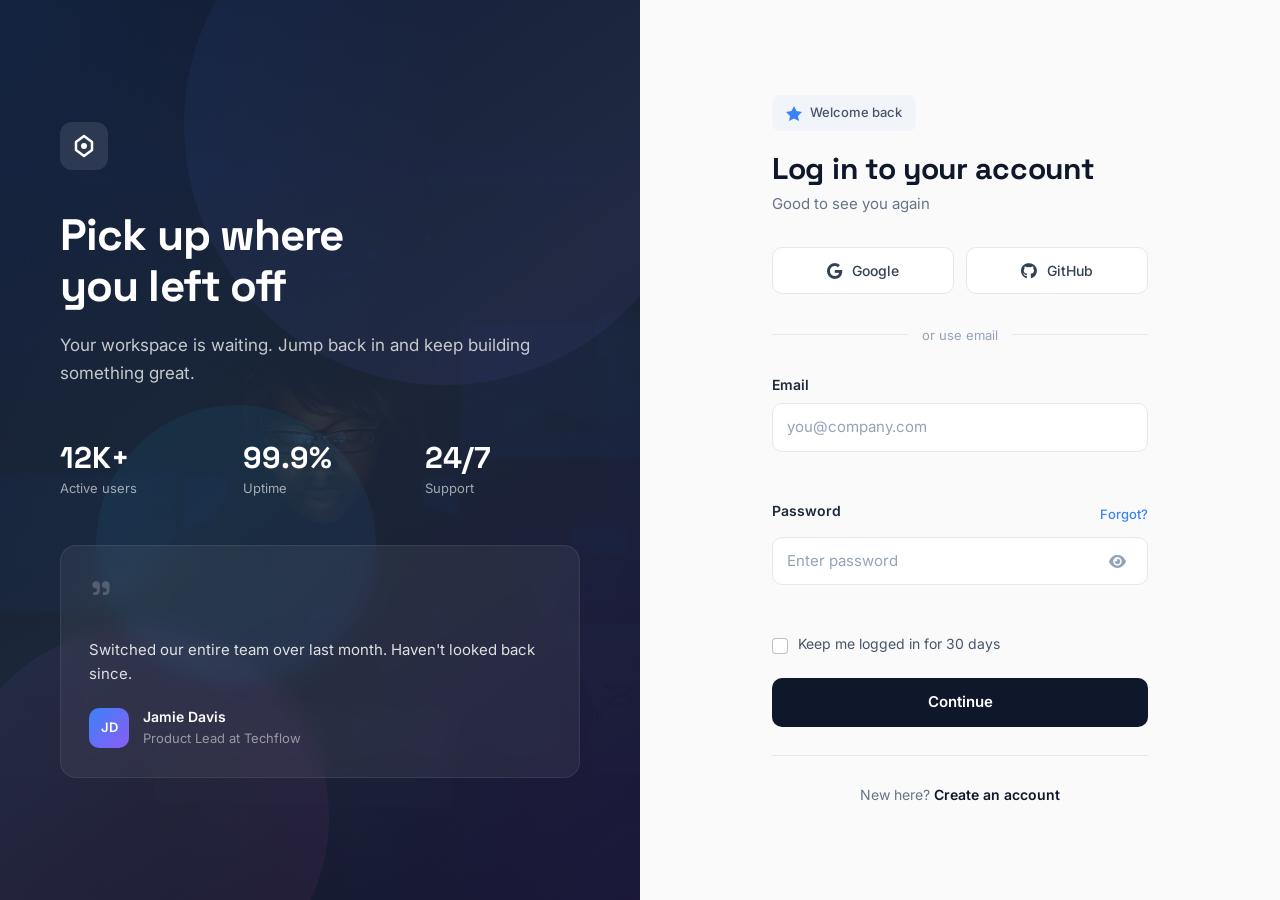
<file: index.html>
<!DOCTYPE html>
<html lang="en">
<head>
    <meta charset="UTF-8">
    <meta http-equiv="X-UA-Compatible" content="IE=edge">
    <meta name="viewport" content="width=device-width, initial-scale=1.0">
    <title>Welcome back</title>
    <link rel="stylesheet" href="css/bootstrap.min.css">
    <link rel="stylesheet" href="css/style.css">
    <link rel="stylesheet" href="https://cdnjs.cloudflare.com/ajax/libs/font-awesome/6.4.0/css/all.min.css">
    <link rel="preconnect" href="https://fonts.googleapis.com">
    <link rel="preconnect" href="https://fonts.gstatic.com" crossorigin>
    <link href="https://fonts.googleapis.com/css2?family=Space+Grotesk:wght@400;500;600;700&family=Inter:wght@400;500;600&display=swap" rel="stylesheet">
</head>
<body>
    <div class="container-fluid p-0">
        <div class="row g-0 vh-100">
               <!-- Left Side - Brand & Welcome Section -->
               <div class="col-lg-6 d-none d-lg-flex bg-img">
                      <div class="overlay"></div>
                      <div class="floating-shapes">
                          <div class="shape shape-1"></div>
                          <div class="shape shape-2"></div>
                          <div class="shape shape-3"></div>
                      </div>
                      <div class="content-wrapper">
                            <div class="brand-section">
                                 <div class="brand-logo">
                                     <svg width="48" height="48" viewBox="0 0 48 48" fill="none" xmlns="http://www.w3.org/2000/svg">
                                         <rect width="48" height="48" rx="12" fill="white" fill-opacity="0.1"/>
                                         <path d="M24 14L32 20V28L24 34L16 28V20L24 14Z" stroke="white" stroke-width="2.5" stroke-linecap="round" stroke-linejoin="round"/>
                                         <circle cx="24" cy="24" r="3" fill="white"/>
                                     </svg>
                                 </div>
                                 <h1 class="brand-title">Pick up where<br/>you left off</h1>
                                 <p class="brand-subtitle">Your workspace is waiting. Jump back in and keep building something great.</p>

                                 <div class="stats-grid">
                                     <div class="stat-item">
                                         <div class="stat-number">12K+</div>
                                         <div class="stat-label">Active users</div>
                                     </div>
                                     <div class="stat-item">
                                         <div class="stat-number">99.9%</div>
                                         <div class="stat-label">Uptime</div>
                                     </div>
                                     <div class="stat-item">
                                         <div class="stat-number">24/7</div>
                                         <div class="stat-label">Support</div>
                                     </div>
                                 </div>

                                 <div class="testimonial">
                                     <div class="quote-mark">"</div>
                                     <p>Switched our entire team over last month. Haven't looked back since.</p>
                                     <div class="author">
                                         <div class="author-avatar">JD</div>
                                         <div class="author-info">
                                             <div class="author-name">Jamie Davis</div>
                                             <div class="author-role">Product Lead at Techflow</div>
                                         </div>
                                     </div>
                                 </div>
                            </div>
                      </div>
               </div>

               <!-- Right Side - Login Form -->
               <div class="col-lg-6 d-flex align-items-center justify-content-center bg-form">
                      <div class="form-container">
                          <div class="form-header">
                              <div class="welcome-back-badge">
                                  <svg width="16" height="16" viewBox="0 0 16 16" fill="none">
                                      <path d="M8 1L10.5 6L16 7L12 11L13 16L8 13.5L3 16L4 11L0 7L5.5 6L8 1Z" fill="currentColor"/>
                                  </svg>
                                  <span>Welcome back</span>
                              </div>
                              <h2 class="form-title">Log in to your account</h2>
                              <p class="form-subtitle">Good to see you again</p>
                          </div>

                          <!-- Social Login Buttons -->
                          <div class="social-login">
                              <button type="button" class="btn btn-social btn-google">
                                  <i class="fab fa-google"></i>
                                  <span>Google</span>
                              </button>
                              <button type="button" class="btn btn-social btn-github">
                                  <i class="fab fa-github"></i>
                                  <span>GitHub</span>
                              </button>
                          </div>

                          <div class="divider">
                              <span>or use email</span>
                          </div>

                          <!-- Login Form -->
                          <form id="loginForm" novalidate>
                                <div class="form-group">
                                    <label for="email" class="form-label">Email</label>
                                    <input
                                        type="email"
                                        id="email"
                                        name="email"
                                        class="form-control modern-input"
                                        placeholder="you@company.com"
                                        required
                                        autocomplete="email"
                                    >
                                    <div class="error-message" id="emailError"></div>
                                </div>

                                <div class="form-group">
                                    <div class="label-row">
                                        <label for="password" class="form-label">Password</label>
                                        <a href="#" class="forgot-password">Forgot?</a>
                                    </div>
                                    <div class="password-wrapper">
                                        <input
                                            type="password"
                                            id="password"
                                            name="password"
                                            class="form-control modern-input"
                                            placeholder="Enter password"
                                            required
                                            autocomplete="current-password"
                                        >
                                        <button type="button" class="password-toggle" id="togglePassword" aria-label="Toggle password visibility">
                                            <i class="fas fa-eye"></i>
                                        </button>
                                    </div>
                                    <div class="error-message" id="passwordError"></div>
                                </div>

                                <div class="form-check-wrapper">
                                    <input
                                        type="checkbox"
                                        class="form-check-input"
                                        id="rememberMe"
                                        name="rememberMe"
                                    >
                                    <label class="form-check-label" for="rememberMe">
                                        Keep me logged in for 30 days
                                    </label>
                                </div>

                                <button type="submit" class="btn btn-primary btn-login" id="loginBtn">
                                    <span class="btn-text">Continue</span>
                                    <span class="btn-loader" style="display: none;">
                                        <svg width="20" height="20" viewBox="0 0 20 20" fill="none">
                                            <circle cx="10" cy="10" r="8" stroke="currentColor" stroke-width="2" stroke-linecap="round" stroke-dasharray="50" stroke-dashoffset="25">
                                                <animateTransform attributeName="transform" type="rotate" from="0 10 10" to="360 10 10" dur="1s" repeatCount="indefinite"/>
                                            </circle>
                                        </svg>
                                    </span>
                                </button>
                          </form>

                          <div class="form-footer">
                              <p>New here? <a href="register.html" class="signup-link">Create an account</a></p>
                          </div>
                      </div>
               </div>
        </div>
    </div>

    <script>
        // Toggle password visibility
        const togglePassword = document.getElementById('togglePassword');
        const passwordInput = document.getElementById('password');

        togglePassword.addEventListener('click', function() {
            const icon = this.querySelector('i');
            const isPassword = passwordInput.type === 'password';

            passwordInput.type = isPassword ? 'text' : 'password';
            icon.classList.toggle('fa-eye');
            icon.classList.toggle('fa-eye-slash');
        });

        // Email validation
        const emailInput = document.getElementById('email');
        const emailError = document.getElementById('emailError');

        emailInput.addEventListener('blur', function() {
            const email = this.value.trim();
            if (email && !isValidEmail(email)) {
                emailError.textContent = 'Please enter a valid email address';
                this.classList.add('error');
            } else {
                emailError.textContent = '';
                this.classList.remove('error');
            }
        });

        // Password validation
        const passwordError = document.getElementById('passwordError');

        passwordInput.addEventListener('blur', function() {
            if (this.value && this.value.length < 6) {
                passwordError.textContent = 'Password must be at least 6 characters';
                this.classList.add('error');
            } else {
                passwordError.textContent = '';
                this.classList.remove('error');
            }
        });

        // Form submission with loading state
        const loginForm = document.getElementById('loginForm');
        const loginBtn = document.getElementById('loginBtn');
        const btnText = loginBtn.querySelector('.btn-text');
        const btnLoader = loginBtn.querySelector('.btn-loader');

        loginForm.addEventListener('submit', function(e) {
            e.preventDefault();

            // Clear previous errors
            emailError.textContent = '';
            passwordError.textContent = '';
            emailInput.classList.remove('error');
            passwordInput.classList.remove('error');

            const email = emailInput.value.trim();
            const password = passwordInput.value;
            let hasError = false;

            // Validate email
            if (!email) {
                emailError.textContent = 'Email is required';
                emailInput.classList.add('error');
                hasError = true;
            } else if (!isValidEmail(email)) {
                emailError.textContent = 'Please enter a valid email';
                emailInput.classList.add('error');
                hasError = true;
            }

            // Validate password
            if (!password) {
                passwordError.textContent = 'Password is required';
                passwordInput.classList.add('error');
                hasError = true;
            } else if (password.length < 6) {
                passwordError.textContent = 'Password must be at least 6 characters';
                passwordInput.classList.add('error');
                hasError = true;
            }

            if (hasError) return;

            // Show loading state
            loginBtn.disabled = true;
            btnText.style.display = 'none';
            btnLoader.style.display = 'block';

            // Simulate API call
            setTimeout(() => {
                // Add your authentication logic here
                console.log('Login attempt:', { email, password: '***' });

                // Reset button state
                loginBtn.disabled = false;
                btnText.style.display = 'block';
                btnLoader.style.display = 'none';
            }, 1500);
        });

        function isValidEmail(email) {
            return /^[^\s@]+@[^\s@]+\.[^\s@]+$/.test(email);
        }

        // Add focus states for inputs
        document.querySelectorAll('.modern-input').forEach(input => {
            input.addEventListener('focus', function() {
                this.parentElement.classList.add('focused');
            });

            input.addEventListener('blur', function() {
                this.parentElement.classList.remove('focused');
            });
        });
    </script>
</body>
</html>
</file>
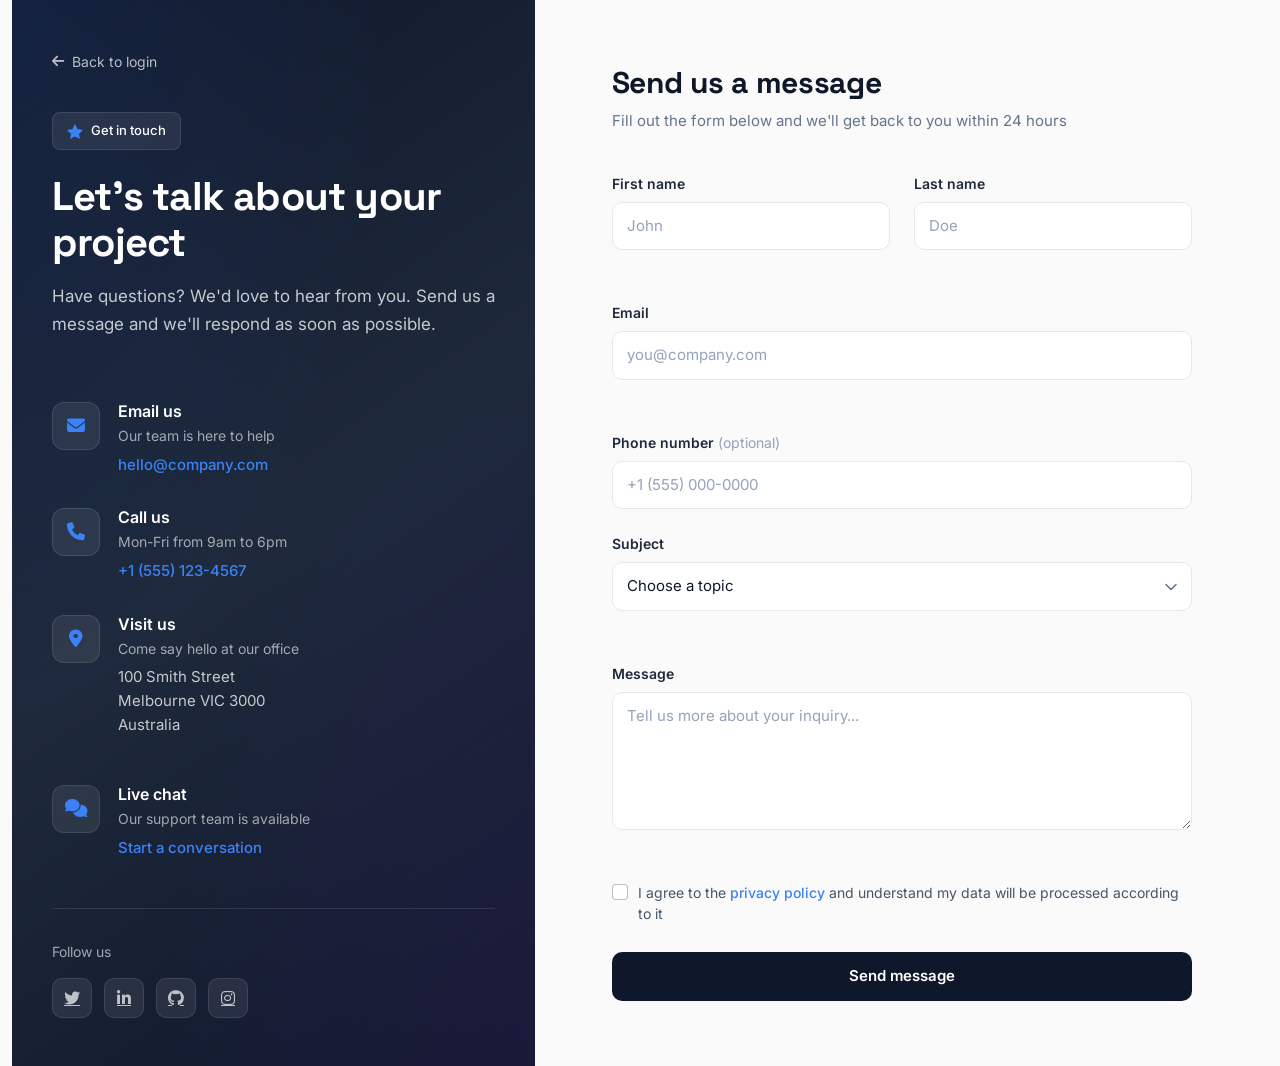
<file: contact.html>
<!DOCTYPE html>
<html lang="en">
<head>
    <meta charset="UTF-8">
    <meta http-equiv="X-UA-Compatible" content="IE=edge">
    <meta name="viewport" content="width=device-width, initial-scale=1.0">
    <title>Get in touch</title>
    <link rel="stylesheet" href="css/bootstrap.min.css">
    <link rel="stylesheet" href="css/contact.css">
    <link rel="stylesheet" href="https://cdnjs.cloudflare.com/ajax/libs/font-awesome/6.4.0/css/all.min.css">
    <link rel="preconnect" href="https://fonts.googleapis.com">
    <link rel="preconnect" href="https://fonts.gstatic.com" crossorigin>
    <link href="https://fonts.googleapis.com/css2?family=Space+Grotesk:wght@400;500;600;700&family=Inter:wght@400;500;600&display=swap" rel="stylesheet">
</head>
<body>
    <div class="contact-wrapper">
        <div class="container-fluid">
            <div class="row g-0 min-vh-100">
                <!-- Left Column - Contact Information -->
                <div class="col-lg-5 contact-info-section">
                    <div class="contact-info-wrapper">
                        <div class="back-link">
                            <a href="index.html">
                                <i class="fas fa-arrow-left"></i> Back to login
                            </a>
                        </div>

                        <div class="contact-header">
                            <div class="contact-badge">
                                <svg width="16" height="16" viewBox="0 0 16 16" fill="none">
                                    <path d="M8 1L10.5 6L16 7L12 11L13 16L8 13.5L3 16L4 11L0 7L5.5 6L8 1Z" fill="currentColor"/>
                                </svg>
                                <span>Get in touch</span>
                            </div>
                            <h1 class="contact-title">Let's talk about your project</h1>
                            <p class="contact-subtitle">Have questions? We'd love to hear from you. Send us a message and we'll respond as soon as possible.</p>
                        </div>

                        <!-- Contact Methods -->
                        <div class="contact-methods">
                            <div class="contact-method">
                                <div class="method-icon">
                                    <i class="fas fa-envelope"></i>
                                </div>
                                <div class="method-info">
                                    <h3>Email us</h3>
                                    <p>Our team is here to help</p>
                                    <a href="mailto:hello@company.com">hello@company.com</a>
                                </div>
                            </div>

                            <div class="contact-method">
                                <div class="method-icon">
                                    <i class="fas fa-phone"></i>
                                </div>
                                <div class="method-info">
                                    <h3>Call us</h3>
                                    <p>Mon-Fri from 9am to 6pm</p>
                                    <a href="tel:+15551234567">+1 (555) 123-4567</a>
                                </div>
                            </div>

                            <div class="contact-method">
                                <div class="method-icon">
                                    <i class="fas fa-map-marker-alt"></i>
                                </div>
                                <div class="method-info">
                                    <h3>Visit us</h3>
                                    <p>Come say hello at our office</p>
                                    <address>
                                        100 Smith Street<br>
                                        Melbourne VIC 3000<br>
                                        Australia
                                    </address>
                                </div>
                            </div>

                            <div class="contact-method">
                                <div class="method-icon">
                                    <i class="fas fa-comments"></i>
                                </div>
                                <div class="method-info">
                                    <h3>Live chat</h3>
                                    <p>Our support team is available</p>
                                    <a href="#" class="chat-link">Start a conversation</a>
                                </div>
                            </div>
                        </div>

                        <!-- Social Links -->
                        <div class="social-links">
                            <p class="social-label">Follow us</p>
                            <div class="social-icons">
                                <a href="#" aria-label="Twitter">
                                    <i class="fab fa-twitter"></i>
                                </a>
                                <a href="#" aria-label="LinkedIn">
                                    <i class="fab fa-linkedin-in"></i>
                                </a>
                                <a href="#" aria-label="GitHub">
                                    <i class="fab fa-github"></i>
                                </a>
                                <a href="#" aria-label="Instagram">
                                    <i class="fab fa-instagram"></i>
                                </a>
                            </div>
                        </div>
                    </div>
                </div>

                <!-- Right Column - Contact Form -->
                <div class="col-lg-7 contact-form-section">
                    <div class="form-wrapper">
                        <div class="form-header">
                            <h2 class="form-title">Send us a message</h2>
                            <p class="form-subtitle">Fill out the form below and we'll get back to you within 24 hours</p>
                        </div>

                        <form id="contactForm" novalidate>
                            <div class="row">
                                <div class="col-md-6">
                                    <div class="form-group">
                                        <label for="firstName" class="form-label">First name</label>
                                        <input
                                            type="text"
                                            id="firstName"
                                            name="firstName"
                                            class="form-control modern-input"
                                            placeholder="John"
                                            required
                                        >
                                        <div class="error-message" id="firstNameError"></div>
                                    </div>
                                </div>
                                <div class="col-md-6">
                                    <div class="form-group">
                                        <label for="lastName" class="form-label">Last name</label>
                                        <input
                                            type="text"
                                            id="lastName"
                                            name="lastName"
                                            class="form-control modern-input"
                                            placeholder="Doe"
                                            required
                                        >
                                        <div class="error-message" id="lastNameError"></div>
                                    </div>
                                </div>
                            </div>

                            <div class="form-group">
                                <label for="email" class="form-label">Email</label>
                                <input
                                    type="email"
                                    id="email"
                                    name="email"
                                    class="form-control modern-input"
                                    placeholder="you@company.com"
                                    required
                                >
                                <div class="error-message" id="emailError"></div>
                            </div>

                            <div class="form-group">
                                <label for="phone" class="form-label">Phone number <span class="optional">(optional)</span></label>
                                <input
                                    type="tel"
                                    id="phone"
                                    name="phone"
                                    class="form-control modern-input"
                                    placeholder="+1 (555) 000-0000"
                                >
                            </div>

                            <div class="form-group">
                                <label for="subject" class="form-label">Subject</label>
                                <select
                                    id="subject"
                                    name="subject"
                                    class="form-control modern-input"
                                    required
                                >
                                    <option value="">Choose a topic</option>
                                    <option value="general">General inquiry</option>
                                    <option value="support">Technical support</option>
                                    <option value="sales">Sales question</option>
                                    <option value="partnership">Partnership opportunity</option>
                                    <option value="feedback">Feedback</option>
                                    <option value="other">Other</option>
                                </select>
                                <div class="error-message" id="subjectError"></div>
                            </div>

                            <div class="form-group">
                                <label for="message" class="form-label">Message</label>
                                <textarea
                                    id="message"
                                    name="message"
                                    class="form-control modern-input"
                                    rows="5"
                                    placeholder="Tell us more about your inquiry..."
                                    required
                                ></textarea>
                                <div class="error-message" id="messageError"></div>
                            </div>

                            <div class="form-check-wrapper">
                                <input
                                    type="checkbox"
                                    class="form-check-input"
                                    id="privacy"
                                    name="privacy"
                                    required
                                >
                                <label class="form-check-label" for="privacy">
                                    I agree to the <a href="#" class="privacy-link">privacy policy</a> and understand my data will be processed according to it
                                </label>
                                <div class="error-message" id="privacyError"></div>
                            </div>

                            <button type="submit" class="btn btn-primary btn-submit" id="submitBtn">
                                <span class="btn-text">Send message</span>
                                <span class="btn-loader" style="display: none;">
                                    <svg width="20" height="20" viewBox="0 0 20 20" fill="none">
                                        <circle cx="10" cy="10" r="8" stroke="currentColor" stroke-width="2" stroke-linecap="round" stroke-dasharray="50" stroke-dashoffset="25">
                                            <animateTransform attributeName="transform" type="rotate" from="0 10 10" to="360 10 10" dur="1s" repeatCount="indefinite"/>
                                        </circle>
                                    </svg>
                                </span>
                            </button>

                            <div class="success-message" id="successMessage" style="display: none;">
                                <i class="fas fa-check-circle"></i>
                                <span>Message sent successfully! We'll get back to you soon.</span>
                            </div>
                        </form>
                    </div>
                </div>
            </div>
        </div>
    </div>

    <script>
        // Form validation and submission
        const contactForm = document.getElementById('contactForm');
        const submitBtn = document.getElementById('submitBtn');
        const btnText = submitBtn.querySelector('.btn-text');
        const btnLoader = submitBtn.querySelector('.btn-loader');
        const successMessage = document.getElementById('successMessage');

        const fields = {
            firstName: document.getElementById('firstName'),
            lastName: document.getElementById('lastName'),
            email: document.getElementById('email'),
            subject: document.getElementById('subject'),
            message: document.getElementById('message'),
            privacy: document.getElementById('privacy')
        };

        const errors = {
            firstName: document.getElementById('firstNameError'),
            lastName: document.getElementById('lastNameError'),
            email: document.getElementById('emailError'),
            subject: document.getElementById('subjectError'),
            message: document.getElementById('messageError'),
            privacy: document.getElementById('privacyError')
        };

        // Validate email
        function isValidEmail(email) {
            return /^[^\s@]+@[^\s@]+\.[^\s@]+$/.test(email);
        }

        // Validate individual field
        function validateField(fieldName) {
            const field = fields[fieldName];
            const error = errors[fieldName];

            if (!field) return true;

            let isValid = true;
            let errorMessage = '';

            if (field.type === 'checkbox') {
                if (!field.checked) {
                    isValid = false;
                    errorMessage = 'You must agree to the privacy policy';
                }
            } else if (field.tagName === 'SELECT') {
                if (!field.value) {
                    isValid = false;
                    errorMessage = 'Please select a subject';
                }
            } else if (field.type === 'email') {
                if (!field.value.trim()) {
                    isValid = false;
                    errorMessage = 'Email is required';
                } else if (!isValidEmail(field.value.trim())) {
                    isValid = false;
                    errorMessage = 'Please enter a valid email';
                }
            } else if (field.required) {
                if (!field.value.trim()) {
                    isValid = false;
                    errorMessage = `${field.previousElementSibling.textContent.replace('*', '').trim()} is required`;
                }
            }

            if (error) {
                error.textContent = errorMessage;
            }

            if (isValid) {
                field.classList.remove('error');
            } else {
                field.classList.add('error');
            }

            return isValid;
        }

        // Add blur validation
        Object.keys(fields).forEach(fieldName => {
            const field = fields[fieldName];
            if (field) {
                field.addEventListener('blur', () => validateField(fieldName));
                field.addEventListener('input', () => {
                    if (field.classList.contains('error')) {
                        validateField(fieldName);
                    }
                });
            }
        });

        // Form submission
        contactForm.addEventListener('submit', function(e) {
            e.preventDefault();

            // Clear previous errors
            Object.values(errors).forEach(error => {
                if (error) error.textContent = '';
            });
            Object.values(fields).forEach(field => {
                if (field) field.classList.remove('error');
            });
            successMessage.style.display = 'none';

            // Validate all fields
            let isValid = true;
            Object.keys(fields).forEach(fieldName => {
                if (!validateField(fieldName)) {
                    isValid = false;
                }
            });

            if (!isValid) {
                // Focus first error
                const firstError = Object.keys(fields).find(key => fields[key].classList.contains('error'));
                if (firstError) {
                    fields[firstError].focus();
                }
                return;
            }

            // Show loading state
            submitBtn.disabled = true;
            btnText.style.display = 'none';
            btnLoader.style.display = 'block';

            // Simulate API call
            setTimeout(() => {
                // Reset button state
                submitBtn.disabled = false;
                btnText.style.display = 'block';
                btnLoader.style.display = 'none';

                // Show success message
                successMessage.style.display = 'flex';

                // Reset form
                contactForm.reset();

                // Hide success message after 5 seconds
                setTimeout(() => {
                    successMessage.style.display = 'none';
                }, 5000);
            }, 1500);
        });
    </script>
</body>
</html>
</file>
<file: css/style.css>
/* Global Styles */
* {
    margin: 0;
    padding: 0;
    box-sizing: border-box;
}

body {
    font-family: 'Inter', -apple-system, BlinkMacSystemFont, 'Segoe UI', Roboto, 'Helvetica Neue', Arial, sans-serif;
    -webkit-font-smoothing: antialiased;
    -moz-osx-font-smoothing: grayscale;
}

/* Left Side - Brand Section */
.bg-img {
    background: linear-gradient(145deg, #0f172a 0%, #1e293b 50%, #0f172a 100%);
    position: relative;
    overflow: hidden;
}

.bg-img::before {
    content: '';
    position: absolute;
    top: 0;
    left: 0;
    right: 0;
    bottom: 0;
    background-image: url(../img/login.jpg);
    background-size: cover;
    background-position: center;
    background-repeat: no-repeat;
    opacity: 0.08;
}

.overlay {
    position: absolute;
    top: 0;
    left: 0;
    right: 0;
    bottom: 0;
    background: radial-gradient(ellipse at top left, rgba(59, 130, 246, 0.12) 0%, transparent 50%),
                radial-gradient(ellipse at bottom right, rgba(147, 51, 234, 0.1) 0%, transparent 50%);
}

/* Floating shapes */
.floating-shapes {
    position: absolute;
    top: 0;
    left: 0;
    right: 0;
    bottom: 0;
    overflow: hidden;
    z-index: 1;
}

.shape {
    position: absolute;
    border-radius: 50%;
    opacity: 0.07;
}

.shape-1 {
    width: 520px;
    height: 520px;
    background: linear-gradient(135deg, #3b82f6, #8b5cf6);
    top: -15%;
    right: -10%;
    animation: float 25s ease-in-out infinite;
}

.shape-2 {
    width: 380px;
    height: 380px;
    background: linear-gradient(135deg, #8b5cf6, #ec4899);
    bottom: -12%;
    left: -8%;
    animation: float 20s ease-in-out infinite reverse;
}

.shape-3 {
    width: 280px;
    height: 280px;
    background: linear-gradient(135deg, #06b6d4, #3b82f6);
    top: 45%;
    left: 15%;
    animation: float 30s ease-in-out infinite;
}

@keyframes float {
    0%, 100% {
        transform: translate(0, 0) rotate(0deg);
    }
    25% {
        transform: translate(20px, -30px) rotate(5deg);
    }
    50% {
        transform: translate(-15px, 20px) rotate(-3deg);
    }
    75% {
        transform: translate(25px, 15px) rotate(4deg);
    }
}

.content-wrapper {
    position: relative;
    z-index: 2;
    display: flex;
    align-items: center;
    justify-content: center;
    width: 100%;
    padding: 3rem;
}

.brand-section {
    max-width: 520px;
    color: white;
}

.brand-logo {
    margin-bottom: 2.5rem;
    animation: fadeInUp 0.8s ease-out 0.2s both;
}

.brand-title {
    font-family: 'Space Grotesk', sans-serif;
    font-size: 2.75rem;
    font-weight: 700;
    margin-bottom: 1.25rem;
    line-height: 1.15;
    letter-spacing: -0.02em;
    animation: fadeInUp 0.8s ease-out 0.3s both;
}

.brand-subtitle {
    font-size: 1.0625rem;
    line-height: 1.65;
    color: rgba(255, 255, 255, 0.75);
    margin-bottom: 3.5rem;
    animation: fadeInUp 0.8s ease-out 0.4s both;
}

/* Stats Grid */
.stats-grid {
    display: grid;
    grid-template-columns: repeat(3, 1fr);
    gap: 1.75rem;
    margin-bottom: 3rem;
    animation: fadeInUp 0.8s ease-out 0.5s both;
}

.stat-item {
    text-align: left;
}

.stat-number {
    font-family: 'Space Grotesk', sans-serif;
    font-size: 1.875rem;
    font-weight: 700;
    color: white;
    margin-bottom: 0.375rem;
    line-height: 1;
}

.stat-label {
    font-size: 0.8125rem;
    color: rgba(255, 255, 255, 0.6);
    line-height: 1.4;
}

/* Testimonial */
.testimonial {
    background: rgba(255, 255, 255, 0.06);
    border: 1px solid rgba(255, 255, 255, 0.08);
    border-radius: 16px;
    padding: 1.75rem;
    backdrop-filter: blur(10px);
    animation: fadeInUp 0.8s ease-out 0.6s both;
}

.quote-mark {
    font-family: 'Space Grotesk', serif;
    font-size: 3.5rem;
    line-height: 1;
    color: rgba(255, 255, 255, 0.2);
    margin-bottom: 0.5rem;
}

.testimonial p {
    font-size: 0.9375rem;
    line-height: 1.6;
    color: rgba(255, 255, 255, 0.85);
    margin-bottom: 1.25rem;
}

.author {
    display: flex;
    align-items: center;
    gap: 0.875rem;
}

.author-avatar {
    width: 40px;
    height: 40px;
    border-radius: 10px;
    background: linear-gradient(135deg, #3b82f6, #8b5cf6);
    display: flex;
    align-items: center;
    justify-content: center;
    font-size: 0.8125rem;
    font-weight: 600;
    color: white;
    flex-shrink: 0;
}

.author-info {
    flex: 1;
}

.author-name {
    font-size: 0.875rem;
    font-weight: 600;
    color: white;
    margin-bottom: 0.125rem;
}

.author-role {
    font-size: 0.8125rem;
    color: rgba(255, 255, 255, 0.5);
}

@keyframes fadeInUp {
    from {
        opacity: 0;
        transform: translateY(24px);
    }
    to {
        opacity: 1;
        transform: translateY(0);
    }
}

/* Right Side - Form Container */
.bg-form {
    background: #fafafa;
}

.form-container {
    width: 100%;
    max-width: 440px;
    padding: 2rem;
    animation: fadeIn 0.6s ease-out;
}

.form-header {
    margin-bottom: 2rem;
}

.welcome-back-badge {
    display: inline-flex;
    align-items: center;
    gap: 0.5rem;
    padding: 0.5rem 0.875rem;
    background: #f1f5f9;
    border-radius: 8px;
    font-size: 0.8125rem;
    font-weight: 500;
    color: #475569;
    margin-bottom: 1.25rem;
}

.welcome-back-badge svg {
    color: #3b82f6;
}

.form-title {
    font-family: 'Space Grotesk', sans-serif;
    font-size: 1.875rem;
    font-weight: 700;
    color: #0f172a;
    margin-bottom: 0.375rem;
    letter-spacing: -0.01em;
}

.form-subtitle {
    font-size: 0.9375rem;
    color: #64748b;
}

/* Social Login Buttons */
.social-login {
    display: grid;
    grid-template-columns: 1fr 1fr;
    gap: 0.75rem;
    margin-bottom: 1.5rem;
}

.btn-social {
    padding: 0.75rem 1rem;
    border: 1.5px solid #e2e8f0;
    background: white;
    color: #334155;
    font-weight: 500;
    border-radius: 10px;
    display: flex;
    align-items: center;
    justify-content: center;
    gap: 0.625rem;
    transition: all 0.2s cubic-bezier(0.4, 0, 0.2, 1);
    font-size: 0.875rem;
    cursor: pointer;
}

.btn-social:hover {
    border-color: #cbd5e0;
    background: #f8fafc;
    transform: translateY(-1px);
    box-shadow: 0 2px 8px rgba(0, 0, 0, 0.06);
}

.btn-social:active {
    transform: translateY(0);
}

.btn-social i {
    font-size: 1rem;
}

.btn-google:hover {
    border-color: #ea4335;
    color: #ea4335;
}

.btn-github:hover {
    border-color: #24292e;
    color: #24292e;
}

/* Divider */
.divider {
    position: relative;
    text-align: center;
    margin: 1.75rem 0;
}

.divider::before {
    content: '';
    position: absolute;
    top: 50%;
    left: 0;
    right: 0;
    height: 1px;
    background: #e5e7eb;
}

.divider span {
    position: relative;
    display: inline-block;
    padding: 0 0.875rem;
    background: #fafafa;
    color: #94a3b8;
    font-size: 0.8125rem;
}

/* Form Styles */
.form-group {
    margin-bottom: 1.25rem;
}

.label-row {
    display: flex;
    justify-content: space-between;
    align-items: center;
    margin-bottom: 0.5rem;
}

.form-label {
    display: block;
    font-size: 0.875rem;
    font-weight: 600;
    color: #1e293b;
    margin-bottom: 0.5rem;
}

.modern-input {
    width: 100%;
    padding: 0.75rem 0.875rem;
    border: 1.5px solid #e2e8f0;
    border-radius: 10px;
    font-size: 0.9375rem;
    transition: all 0.15s ease;
    background: white;
    color: #0f172a;
}

.modern-input:focus {
    outline: none;
    border-color: #3b82f6;
    box-shadow: 0 0 0 3px rgba(59, 130, 246, 0.08);
}

.modern-input.error {
    border-color: #ef4444;
}

.modern-input.error:focus {
    box-shadow: 0 0 0 3px rgba(239, 68, 68, 0.08);
}

.modern-input::placeholder {
    color: #94a3b8;
}

.error-message {
    font-size: 0.8125rem;
    color: #ef4444;
    margin-top: 0.5rem;
    min-height: 1.25rem;
}

/* Password Wrapper */
.password-wrapper {
    position: relative;
}

.password-toggle {
    position: absolute;
    right: 0.875rem;
    top: 50%;
    transform: translateY(-50%);
    background: none;
    border: none;
    color: #94a3b8;
    cursor: pointer;
    padding: 0.5rem;
    display: flex;
    align-items: center;
    justify-content: center;
    transition: color 0.2s ease;
    border-radius: 6px;
}

.password-toggle:hover {
    color: #3b82f6;
    background: #f1f5f9;
}

.password-toggle i {
    font-size: 0.9375rem;
}

/* Form Check */
.form-check-wrapper {
    margin-bottom: 1.5rem;
    display: flex;
    align-items: center;
}

.form-check-input {
    width: 1rem;
    height: 1rem;
    margin-right: 0.625rem;
    cursor: pointer;
    accent-color: #3b82f6;
    border-radius: 4px;
}

.form-check-label {
    font-size: 0.875rem;
    color: #475569;
    cursor: pointer;
    user-select: none;
}

.forgot-password {
    font-size: 0.8125rem;
    color: #3b82f6;
    text-decoration: none;
    font-weight: 500;
    transition: color 0.2s ease;
}

.forgot-password:hover {
    color: #2563eb;
}

/* Login Button */
.btn-login {
    width: 100%;
    padding: 0.8125rem 1.25rem;
    background: #0f172a;
    border: none;
    border-radius: 10px;
    color: white;
    font-weight: 600;
    font-size: 0.9375rem;
    display: flex;
    align-items: center;
    justify-content: center;
    gap: 0.5rem;
    transition: all 0.2s cubic-bezier(0.4, 0, 0.2, 1);
    cursor: pointer;
    position: relative;
}

.btn-login:hover:not(:disabled) {
    background: #1e293b;
    transform: translateY(-1px);
    box-shadow: 0 4px 12px rgba(15, 23, 42, 0.15);
}

.btn-login:active:not(:disabled) {
    transform: translateY(0);
}

.btn-login:disabled {
    opacity: 0.7;
    cursor: not-allowed;
}

.btn-loader {
    display: inline-flex;
    align-items: center;
    justify-content: center;
}

/* Form Footer */
.form-footer {
    text-align: center;
    margin-top: 1.75rem;
    padding-top: 1.75rem;
    border-top: 1px solid #e5e7eb;
}

.form-footer p {
    font-size: 0.875rem;
    color: #64748b;
    margin: 0;
}

.signup-link {
    color: #0f172a;
    text-decoration: none;
    font-weight: 600;
    transition: color 0.2s ease;
}

.signup-link:hover {
    color: #3b82f6;
}

/* Responsive Design */
@media (max-width: 991.98px) {
    .form-container {
        padding: 2rem 1.5rem;
    }

    .brand-title {
        font-size: 2.5rem;
    }

    .form-title {
        font-size: 1.625rem;
    }

    .stats-grid {
        grid-template-columns: repeat(3, 1fr);
        gap: 1.5rem;
    }

    .stat-number {
        font-size: 1.625rem;
    }
}

@media (max-width: 575.98px) {
    .form-container {
        padding: 1.5rem 1.25rem;
    }

    .form-title {
        font-size: 1.5rem;
    }

    .brand-title {
        font-size: 2rem;
    }

    .social-login {
        grid-template-columns: 1fr;
        gap: 0.625rem;
    }

    .btn-social {
        padding: 0.6875rem 0.875rem;
    }

    .stats-grid {
        grid-template-columns: 1fr;
        gap: 1.25rem;
        margin-bottom: 2rem;
    }

    .testimonial {
        padding: 1.5rem;
    }
}

/* Animations */
@keyframes fadeIn {
    from {
        opacity: 0;
        transform: translateY(16px);
    }
    to {
        opacity: 1;
        transform: translateY(0);
    }
}
</file>
<file: css/contact.css>
/* Global Styles */
* {
    margin: 0;
    padding: 0;
    box-sizing: border-box;
}

body {
    font-family: 'Inter', -apple-system, BlinkMacSystemFont, 'Segoe UI', Roboto, 'Helvetica Neue', Arial, sans-serif;
    -webkit-font-smoothing: antialiased;
    -moz-osx-font-smoothing: grayscale;
    background: #fafafa;
}

/* Contact Wrapper */
.contact-wrapper {
    min-height: 100vh;
}

/* Left Column - Contact Information */
.contact-info-section {
    background: linear-gradient(145deg, #0f172a 0%, #1e293b 50%, #0f172a 100%);
    color: white;
    padding: 3rem 2.5rem;
    position: relative;
    overflow: hidden;
}

.contact-info-section::before {
    content: '';
    position: absolute;
    top: 0;
    left: 0;
    right: 0;
    bottom: 0;
    background: radial-gradient(ellipse at top left, rgba(59, 130, 246, 0.1) 0%, transparent 50%),
                radial-gradient(ellipse at bottom right, rgba(147, 51, 234, 0.08) 0%, transparent 50%);
    pointer-events: none;
}

.contact-info-wrapper {
    position: relative;
    z-index: 2;
    max-width: 480px;
    margin: 0 auto;
    height: 100%;
    display: flex;
    flex-direction: column;
}

/* Back Link */
.back-link {
    margin-bottom: 2.5rem;
    animation: fadeInUp 0.6s ease-out;
}

.back-link a {
    display: inline-flex;
    align-items: center;
    gap: 0.5rem;
    color: rgba(255, 255, 255, 0.7);
    text-decoration: none;
    font-size: 0.875rem;
    transition: color 0.2s ease;
}

.back-link a:hover {
    color: white;
}

/* Contact Header */
.contact-header {
    margin-bottom: 3rem;
}

.contact-badge {
    display: inline-flex;
    align-items: center;
    gap: 0.5rem;
    padding: 0.5rem 0.875rem;
    background: rgba(255, 255, 255, 0.08);
    border: 1px solid rgba(255, 255, 255, 0.1);
    border-radius: 8px;
    font-size: 0.8125rem;
    font-weight: 500;
    margin-bottom: 1.5rem;
    animation: fadeInUp 0.6s ease-out 0.1s both;
}

.contact-badge svg {
    color: #3b82f6;
}

.contact-title {
    font-family: 'Space Grotesk', sans-serif;
    font-size: 2.5rem;
    font-weight: 700;
    line-height: 1.15;
    letter-spacing: -0.02em;
    margin-bottom: 1rem;
    animation: fadeInUp 0.6s ease-out 0.2s both;
}

.contact-subtitle {
    font-size: 1.0625rem;
    line-height: 1.65;
    color: rgba(255, 255, 255, 0.75);
    animation: fadeInUp 0.6s ease-out 0.3s both;
}

/* Contact Methods */
.contact-methods {
    display: flex;
    flex-direction: column;
    gap: 2rem;
    margin-bottom: 3rem;
}

.contact-method {
    display: flex;
    gap: 1.125rem;
    animation: fadeInUp 0.6s ease-out both;
}

.contact-method:nth-child(1) { animation-delay: 0.4s; }
.contact-method:nth-child(2) { animation-delay: 0.5s; }
.contact-method:nth-child(3) { animation-delay: 0.6s; }
.contact-method:nth-child(4) { animation-delay: 0.7s; }

.method-icon {
    width: 48px;
    height: 48px;
    background: rgba(255, 255, 255, 0.08);
    border: 1px solid rgba(255, 255, 255, 0.1);
    border-radius: 12px;
    display: flex;
    align-items: center;
    justify-content: center;
    flex-shrink: 0;
    transition: all 0.3s ease;
}

.contact-method:hover .method-icon {
    background: rgba(59, 130, 246, 0.15);
    border-color: rgba(59, 130, 246, 0.3);
    transform: translateY(-2px);
}

.method-icon i {
    font-size: 1.125rem;
    color: #3b82f6;
}

.method-info h3 {
    font-size: 1rem;
    font-weight: 600;
    margin-bottom: 0.25rem;
    color: white;
}

.method-info p {
    font-size: 0.875rem;
    color: rgba(255, 255, 255, 0.6);
    margin-bottom: 0.375rem;
}

.method-info a {
    font-size: 0.9375rem;
    color: #3b82f6;
    text-decoration: none;
    font-weight: 500;
    transition: color 0.2s ease;
}

.method-info a:hover {
    color: #60a5fa;
}

.method-info address {
    font-style: normal;
    font-size: 0.9375rem;
    line-height: 1.6;
    color: rgba(255, 255, 255, 0.75);
}

/* Social Links */
.social-links {
    margin-top: auto;
    padding-top: 2rem;
    border-top: 1px solid rgba(255, 255, 255, 0.1);
    animation: fadeInUp 0.6s ease-out 0.8s both;
}

.social-label {
    font-size: 0.875rem;
    color: rgba(255, 255, 255, 0.6);
    margin-bottom: 1rem;
}

.social-icons {
    display: flex;
    gap: 0.75rem;
}

.social-icons a {
    width: 40px;
    height: 40px;
    background: rgba(255, 255, 255, 0.08);
    border: 1px solid rgba(255, 255, 255, 0.1);
    border-radius: 10px;
    display: flex;
    align-items: center;
    justify-content: center;
    color: rgba(255, 255, 255, 0.7);
    transition: all 0.2s ease;
}

.social-icons a:hover {
    background: rgba(59, 130, 246, 0.15);
    border-color: rgba(59, 130, 246, 0.3);
    color: #3b82f6;
    transform: translateY(-2px);
}

/* Right Column - Contact Form */
.contact-form-section {
    background: #fafafa;
    padding: 3rem 2.5rem;
    display: flex;
    align-items: center;
}

.form-wrapper {
    width: 100%;
    max-width: 580px;
    margin: 0 auto;
    animation: fadeIn 0.6s ease-out;
}

.form-header {
    margin-bottom: 2.5rem;
}

.form-title {
    font-family: 'Space Grotesk', sans-serif;
    font-size: 1.875rem;
    font-weight: 700;
    color: #0f172a;
    margin-bottom: 0.5rem;
    letter-spacing: -0.01em;
}

.form-subtitle {
    font-size: 0.9375rem;
    color: #64748b;
    line-height: 1.6;
}

/* Form Styles */
.form-group {
    margin-bottom: 1.5rem;
}

.form-label {
    display: block;
    font-size: 0.875rem;
    font-weight: 600;
    color: #1e293b;
    margin-bottom: 0.5rem;
}

.optional {
    font-weight: 400;
    color: #94a3b8;
}

.modern-input {
    width: 100%;
    padding: 0.75rem 0.875rem;
    border: 1.5px solid #e2e8f0;
    border-radius: 10px;
    font-size: 0.9375rem;
    transition: all 0.15s ease;
    background: white;
    color: #0f172a;
    font-family: 'Inter', sans-serif;
}

.modern-input:focus {
    outline: none;
    border-color: #3b82f6;
    box-shadow: 0 0 0 3px rgba(59, 130, 246, 0.08);
}

.modern-input.error {
    border-color: #ef4444;
}

.modern-input.error:focus {
    box-shadow: 0 0 0 3px rgba(239, 68, 68, 0.08);
}

.modern-input::placeholder {
    color: #94a3b8;
}

textarea.modern-input {
    resize: vertical;
    min-height: 120px;
}

select.modern-input {
    cursor: pointer;
    appearance: none;
    background-image: url("data:image/svg+xml,%3Csvg width='12' height='8' viewBox='0 0 12 8' fill='none' xmlns='http://www.w3.org/2000/svg'%3E%3Cpath d='M1 1.5L6 6.5L11 1.5' stroke='%2364748b' stroke-width='1.5' stroke-linecap='round' stroke-linejoin='round'/%3E%3C/svg%3E");
    background-repeat: no-repeat;
    background-position: right 0.875rem center;
    padding-right: 2.5rem;
}

.error-message {
    font-size: 0.8125rem;
    color: #ef4444;
    margin-top: 0.5rem;
    min-height: 1.25rem;
}

/* Form Check */
.form-check-wrapper {
    margin-bottom: 1.75rem;
    display: flex;
    align-items: flex-start;
}

.form-check-input {
    width: 1rem;
    height: 1rem;
    margin-right: 0.625rem;
    margin-top: 0.125rem;
    cursor: pointer;
    accent-color: #3b82f6;
    border-radius: 4px;
    flex-shrink: 0;
}

.form-check-label {
    font-size: 0.875rem;
    color: #475569;
    cursor: pointer;
    user-select: none;
    line-height: 1.5;
}

.privacy-link {
    color: #3b82f6;
    text-decoration: none;
    font-weight: 500;
    transition: color 0.2s ease;
}

.privacy-link:hover {
    color: #2563eb;
}

/* Submit Button */
.btn-submit {
    width: 100%;
    padding: 0.8125rem 1.25rem;
    background: #0f172a;
    border: none;
    border-radius: 10px;
    color: white;
    font-weight: 600;
    font-size: 0.9375rem;
    display: flex;
    align-items: center;
    justify-content: center;
    gap: 0.5rem;
    transition: all 0.2s cubic-bezier(0.4, 0, 0.2, 1);
    cursor: pointer;
    position: relative;
}

.btn-submit:hover:not(:disabled) {
    background: #1e293b;
    transform: translateY(-1px);
    box-shadow: 0 4px 12px rgba(15, 23, 42, 0.15);
}

.btn-submit:active:not(:disabled) {
    transform: translateY(0);
}

.btn-submit:disabled {
    opacity: 0.7;
    cursor: not-allowed;
}

.btn-loader {
    display: inline-flex;
    align-items: center;
    justify-content: center;
}

/* Success Message */
.success-message {
    display: none;
    align-items: center;
    gap: 0.75rem;
    padding: 1rem 1.25rem;
    background: #ecfdf5;
    border: 1px solid #6ee7b7;
    border-radius: 10px;
    color: #065f46;
    font-size: 0.875rem;
    font-weight: 500;
    margin-top: 1.25rem;
}

.success-message i {
    color: #10b981;
    font-size: 1.125rem;
}

/* Animations */
@keyframes fadeInUp {
    from {
        opacity: 0;
        transform: translateY(24px);
    }
    to {
        opacity: 1;
        transform: translateY(0);
    }
}

@keyframes fadeIn {
    from {
        opacity: 0;
        transform: translateY(16px);
    }
    to {
        opacity: 1;
        transform: translateY(0);
    }
}

/* Responsive Design */
@media (max-width: 991.98px) {
    .contact-info-section,
    .contact-form-section {
        padding: 2.5rem 2rem;
    }

    .contact-title {
        font-size: 2.125rem;
    }

    .form-title {
        font-size: 1.625rem;
    }

    .social-links {
        margin-top: 2.5rem;
    }
}

@media (max-width: 767.98px) {
    .contact-info-section {
        min-height: auto;
    }

    .contact-form-section {
        padding: 2rem 1.5rem;
    }

    .contact-title {
        font-size: 1.875rem;
    }

    .form-title {
        font-size: 1.5rem;
    }

    .contact-methods {
        gap: 1.5rem;
    }

    .form-wrapper {
        max-width: 100%;
    }
}

@media (max-width: 575.98px) {
    .contact-info-section,
    .contact-form-section {
        padding: 2rem 1.25rem;
    }

    .contact-title {
        font-size: 1.75rem;
    }

    .form-title {
        font-size: 1.375rem;
    }

    .method-icon {
        width: 44px;
        height: 44px;
    }

    .method-icon i {
        font-size: 1rem;
    }
}
</file>
